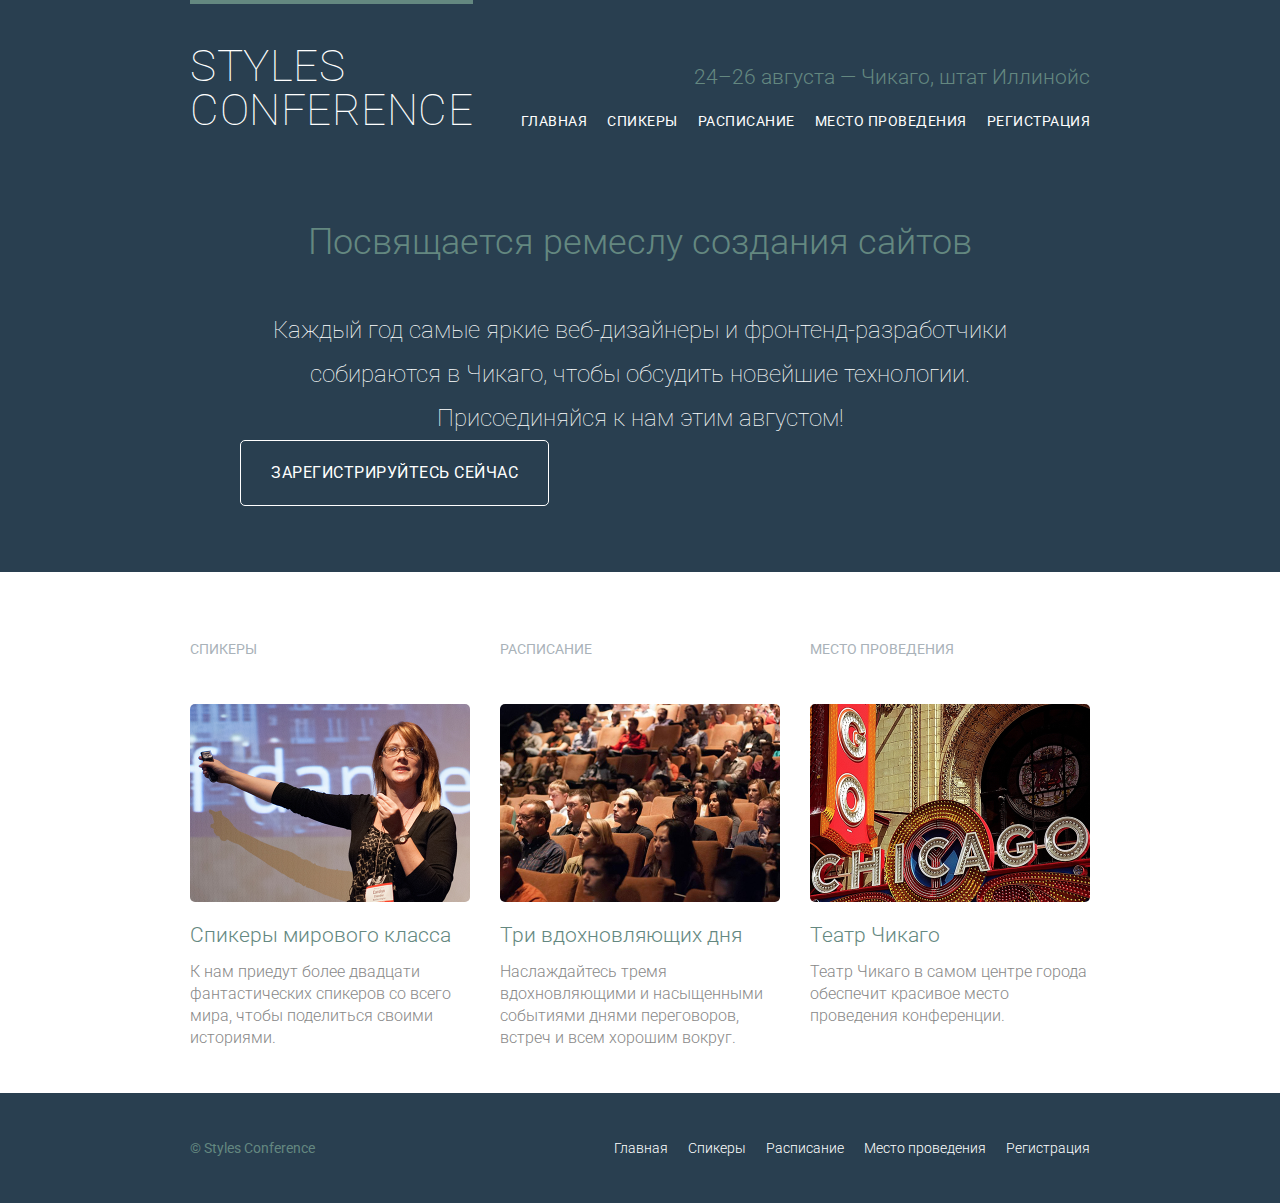
<file: index.html>
<!DOCTYPE html>
<html lang="ru">

<head>
  <meta charset="UTF-8">
  <meta name="viewport" content="width=device-width, initial-scale=1.0">
  <link rel="stylesheet" href="assets/stylesheet/style.css">
  <link rel="stylesheet" href="https://fonts.googleapis.com/css?family=Roboto:400,300,100&subset=cyrillic,latin">
  <title>Styles Conference</title>
</head>

<body>
  <header class="primary-header container group">
    <h1 class="logo">
      <a href="index.html">Styles <br>Conference</a>
    </h1>
    <h3 class="tagline">24&ndash;26 августа &mdash; Чикаго, штат Иллинойс</h3>
    <nav class="nav primary-nav">
      <ul>
        <li><a href="index.html">Главная</a></li><!--
        --><li><a href="speakers.html">Спикеры</a></li><!--
        --><li><a href="schedule.html">Расписание</a></li><!--
        --><li><a href="venue.html">Место проведения</a></li><!--
        --><li><a href="register.html">Регистрация</a></li>
      </ul>
    </nav>

  </header>

  <section class="hero container group">
    <h2>Посвящается ремеслу создания сайтов</h2>
    <p>Каждый год самые яркие веб-дизайнеры и фронтенд-разработчики собираются в Чикаго,
      чтобы обсудить новейшие технологии. Присоединяйся к нам этим августом!</p>
    <a class="btn btn-alt" href="register.html">Зарегистрируйтесь сейчас</a>
  </section>
  <section class="row">
    <div class="grid">
      <!--Спикеры-->
      <section class="teaser col-1-3">
        <h5>Спикеры</h5>
        <a href="speakers.html">
          <img src="assets/images/home/speakers.jpg" alt="Профессиональные спикеры">
          <h3>Спикеры мирового класса</h3>
        </a>
        <p>К нам приедут более двадцати фантастических спикеров со всего мира, чтобы поделиться своими историями.</p>
      </section><!--
      Расписание
    --><section class="teaser col-1-3">
        <h5>Расписание</h5>
        <a href="schedule.html">
          <img src="assets/images/home/schedule.jpg">
          <h3>Три вдохновляющих дня</h3>
        </a>
        <p>Наслаждайтесь тремя вдохновляющими и насыщенными событиями днями переговоров, встреч и всем хорошим вокруг.
        </p>
      </section><!--   
    Место проведения
  --><section class="teaser col-1-3">
        <h5>Место проведения</h5>
        <a href="venue.html">
          <img src="assets/images/home/venue.jpg">
          <h3>Театр Чикаго</h3>
        </a>
        <p>Театр Чикаго в самом центре города обеспечит красивое место проведения конференции.</p>
      </section>
    </div>
  </section>

  <footer class="primary-footer container group">
    <small>&copy; Styles Conference</small>
    <nav class="nav">
      <ul>
        <li><a href="index.html">Главная</a></li><!--
        --><li><a href="speakers.html">Спикеры</a></li><!--
        --><li><a href="schedule.html">Расписание</a></li><!--
        --><li><a href="venue.html">Место проведения</a></li><!--
        --><li><a href="register.html">Регистрация</a></li>
      </ul>
    </nav>
  </footer>
  
</body>

</html>
</file>
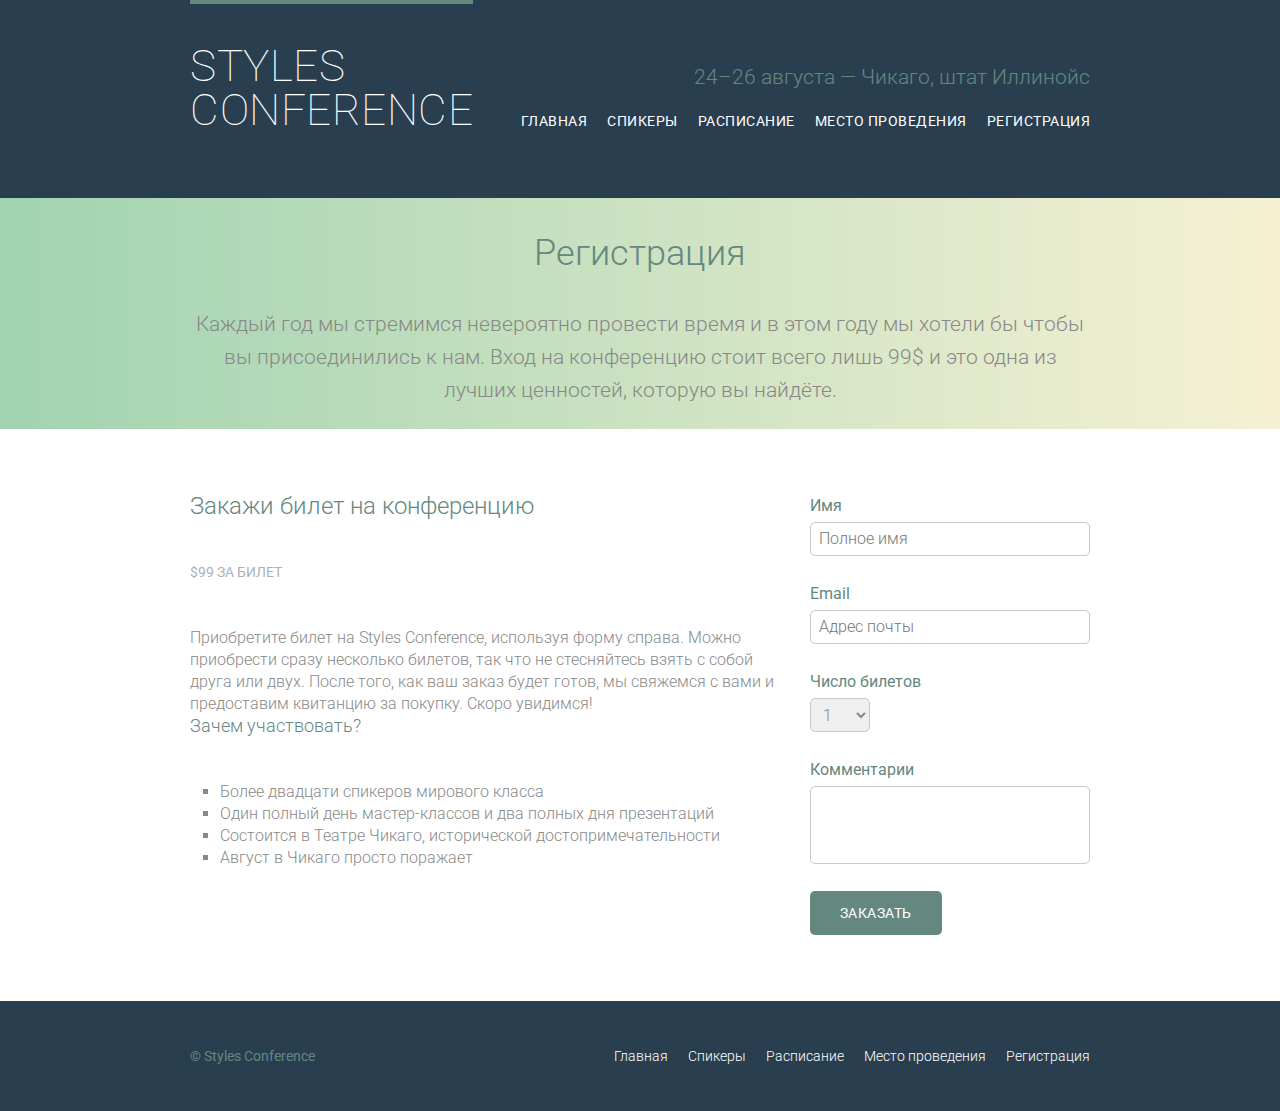
<file: register.html>
<!DOCTYPE html>
<html lang="ru">
<head>
  <meta charset="utf-8">
  <title>Styles Conference</title>
  <link rel="stylesheet" href="assets/stylesheet/style.css">
  <link rel="stylesheet" href="https://fonts.googleapis.com/css?family=Roboto:400,300,100&subset=cyrillic,latin">
</head>
<body>

  <header class="primary-header container group">
    <h1 class="logo">
      <a href="index.html">Styles <br>Conference</a>
    </h1>
    <h3 class="tagline">24&ndash;26 августа &mdash; Чикаго, штат Иллинойс</h3>
    <nav class="nav primary-nav">
  <ul>
    <li><a href="index.html">Главная</a></li><!--
    --><li><a href="speakers.html">Спикеры</a></li><!--
    --><li><a href="schedule.html">Расписание</a></li><!--
    --><li><a href="venue.html">Место проведения</a></li><!--
    --><li><a href="register.html">Регистрация</a></li>
  </ul>
</nav>
  
  </header>
  
  <section class="row-alt">
    <div class="lead container">
    <h1>Регистрация</h1>
    <p>
      Каждый год мы стремимся невероятно провести время и в этом году мы хотели бы чтобы вы присоединились к нам. Вход на конференцию стоит всего лишь 99$ и это одна из лучших ценностей, которую вы найдёте.
    </p>
  </div>
  </section>
  <section class="row">
  <div class="grid">

    <section class="col-2-3">
        <h2>Закажи билет на конференцию</h2>
        <h5>$99 за билет</h5>

        <p>Приобретите билет на Styles Conference, используя форму справа. 
        Можно приобрести сразу несколько билетов, так что не стесняйтесь взять 
        с собой друга или двух. После того, как ваш заказ будет готов, мы 
        свяжемся с вами и предоставим квитанцию за покупку. Скоро увидимся!</p>
 
        <h4>Зачем участвовать?</h4>
 
        <ul class="why-attend">
        <li>Более двадцати спикеров мирового класса</li>
        <li>Один полный день мастер-классов и два полных дня презентаций</li>
        <li>Состоится в Театре Чикаго, исторической достопримечательности</li>
        <li>Август в Чикаго просто поражает</li>
        </ul>
    </section><!--

    --><form class="col-1-3" action="#" method="post">

  <fieldset class="register-group">
 
    <label>
      Имя
      <input type="text" name="name" placeholder="Полное имя" required>
    </label>

    <label>
      Email
      <input type="email" name="email" placeholder="Адрес почты" required>
    </label>

    <label>
      Число билетов
      <select name="quantity" required>
        <option value="1" selected>1</option>
        <option value="2">2</option>
        <option value="3">3</option>
        <option value="4">4</option>
        <option value="5">5</option>
      </select>
    </label>

    <label>
      Комментарии
      <textarea name="comments"></textarea>
    </label>

  </fieldset>
 
  <input class="btn btn-default" type="submit" name="submit" value="Заказать">
 
</form>

  </div>
</section>
  
<footer class="primary-footer container group">
  <small>&copy; Styles Conference</small>
  <nav class="nav">
    <ul>
      <li><a href="index.html">Главная</a></li><!--
      --><li><a href="speakers.html">Спикеры</a></li><!--
      --><li><a href="schedule.html">Расписание</a></li><!--
      --><li><a href="venue.html">Место проведения</a></li><!--
      --><li><a href="register.html">Регистрация</a></li>
    </ul>
  </nav>
</footer>
	 
</body>
</html>
</file>
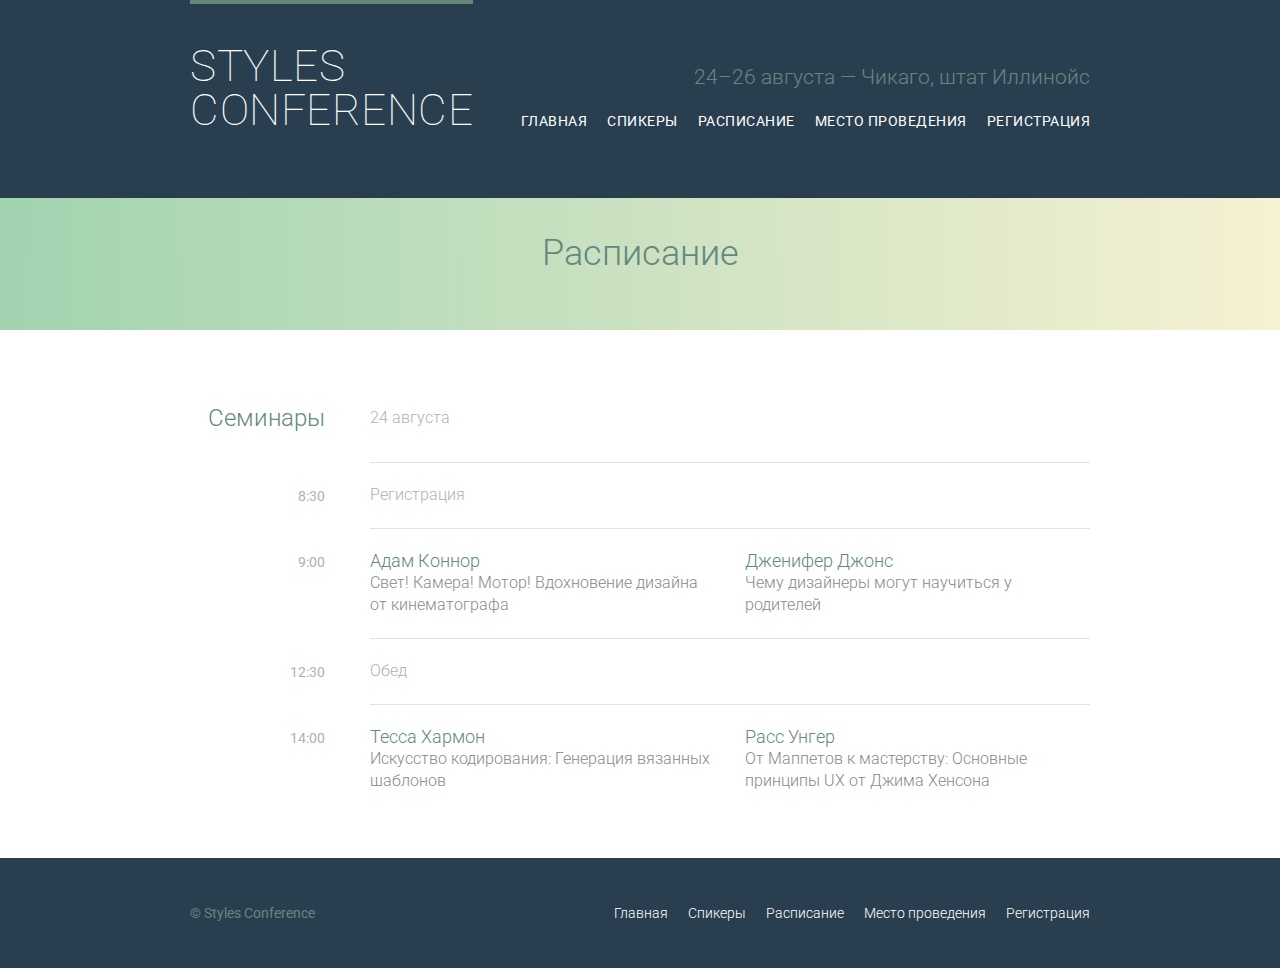
<file: schedule.html>
<!DOCTYPE html>
<html lang="ru">
<head>
  <meta charset="utf-8">
  <title>Styles Conference</title>
  <link rel="stylesheet" href="assets/stylesheet/style.css">
  <link rel="stylesheet" href="https://fonts.googleapis.com/css?family=Roboto:400,300,100&subset=cyrillic,latin">
</head>
<body>

  <header class="primary-header container group">
    <h1 class="logo">
      <a href="index.html">Styles <br>Conference</a>
    </h1>
    <h3 class="tagline">24&ndash;26 августа &mdash; Чикаго, штат Иллинойс</h3>
    <nav class="nav primary-nav">
  <ul>
    <li><a href="index.html">Главная</a></li><!--
    --><li><a href="speakers.html">Спикеры</a></li><!--
    --><li><a href="schedule.html">Расписание</a></li><!--
    --><li><a href="venue.html">Место проведения</a></li><!--
    --><li><a href="register.html">Регистрация</a></li>
  </ul>
</nav>
  
  </header>
  <section class="row-alt">
  <div class="lead container">
    <h1>Расписание</h1>
  </div>
  </section>
  <section class="row">
  <div class="container">

 <table>
  <thead>
    <tr>
      <th scope="row">
        Семинары
      </th>
      <td class="schedule-offset" colspan="2">
        24 августа
      </td>
    </tr>
  </thead>
  <tbody>
    <tr>
      <th scope="row">
        <time datetime="08:30:00">8:30</time>
      </th>
      <td class="schedule-offset" colspan="2">
        Регистрация
      </td>
    </tr>
    <tr>
      <th scope="row">
        <time datetime="09:00:00">9:00</time>
      </th>
      <td>
        <a href="speakers.html#adam-connor">
          <h4>Адам Коннор</h4>
          Свет! Камера! Мотор! Вдохновение дизайна от кинематографа
        </a>
      </td>
      <td>
        <a href="speakers.html#jennifer-jones">
          <h4>Дженифер Джонс</h4>
          Чему дизайнеры могут научиться у родителей
        </a>
      </td>
    </tr>
    <tr>
      <th scope="row">
        <time datetime="12:30:00">12:30</time>
      </th>
      <td class="schedule-offset" colspan="2">
        Обед
      </td>
    </tr>
    <tr>
      <th scope="row">
        <time datetime="14:00:00">14:00</time>
      </th>
      <td>
        <a href="speakers.html#tessa-harmon">
          <h4>Тесса Хармон</h4>
          Искусство кодирования: Генерация вязанных шаблонов
        </a>
      </td>
      <td>
        <a href="speakers.html#russ-unger">
          <h4>Расс Унгер</h4>
          От Маппетов к мастерству: Основные принципы UX от Джима Хенсона
        </a>
      </td>
    </tr>
  </tbody>
</table>
  
  </div>
</section>
  
<footer class="primary-footer container group">
  <small>&copy; Styles Conference</small>
  <nav class="nav">
    <ul>
      <li><a href="index.html">Главная</a></li><!--
      --><li><a href="speakers.html">Спикеры</a></li><!--
      --><li><a href="schedule.html">Расписание</a></li><!--
      --><li><a href="venue.html">Место проведения</a></li><!--
      --><li><a href="register.html">Регистрация</a></li>
    </ul>
  </nav>
</footer>
	 
</body>
</html>
</file>
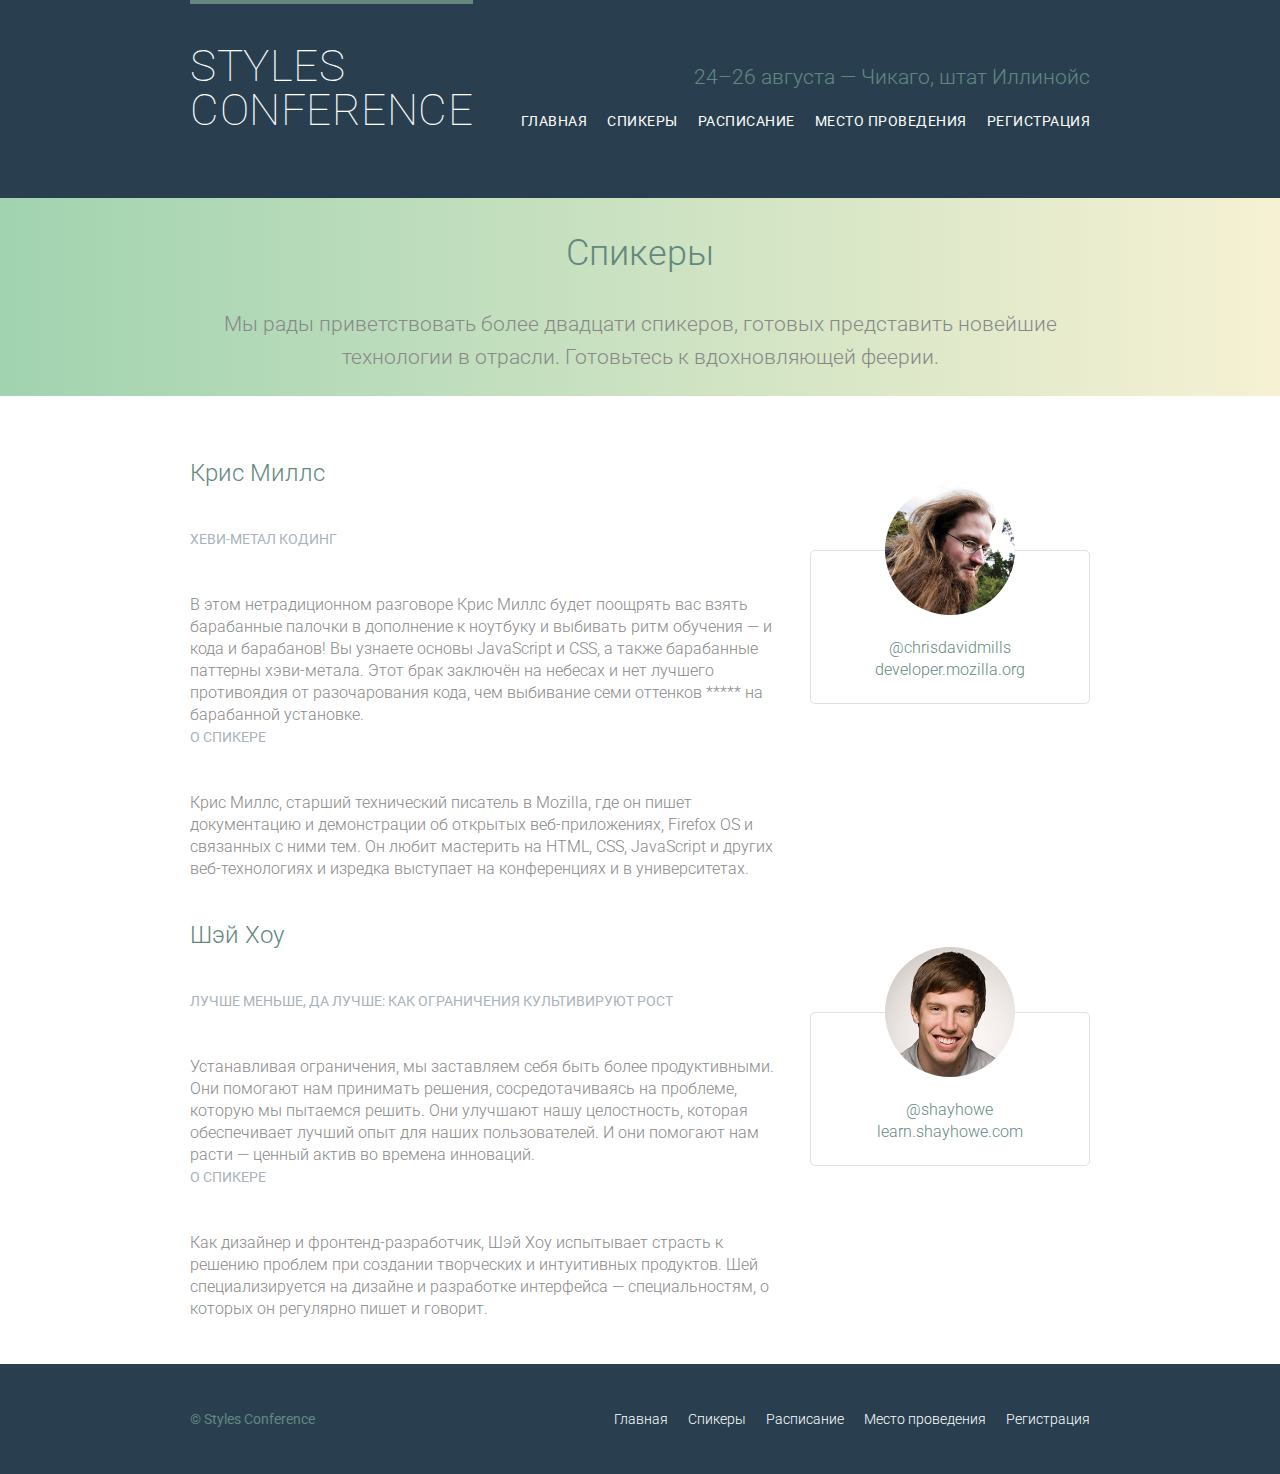
<file: speakers.html>
<!DOCTYPE html>
<html lang="ru">
<head>
  <meta charset="utf-8">
  <title>Styles Conference</title>
  <link rel="stylesheet" href="assets/stylesheet/style.css">
  <link rel="stylesheet" href="https://fonts.googleapis.com/css?family=Roboto:400,300,100&subset=cyrillic,latin">
</head>
<body>

  <header class="primary-header container group">
    <h1 class="logo">
      <a href="index.html">Styles <br>Conference</a>
    </h1>
    <h3 class="tagline">24&ndash;26 августа &mdash; Чикаго, штат Иллинойс</h3>
    <nav class="nav primary-nav">
  <ul>
    <li><a href="index.html">Главная</a></li><!--
    --><li><a href="speakers.html">Спикеры</a></li><!--
    --><li><a href="schedule.html">Расписание</a></li><!--
    --><li><a href="venue.html">Место проведения</a></li><!--
    --><li><a href="register.html">Регистрация</a></li>
  </ul>
</nav>
  
  </header>
  <section class="row-alt">
    <div class="lead container">
      <h1>Спикеры</h1>
      <p>Мы рады приветствовать более двадцати спикеров, готовых представить 
    новейшие технологии в отрасли. Готовьтесь к вдохновляющей феерии.</p>
    </div>
  </section>
  <section class="row">
    <div class="grid">
      <section class="speaker" id="chris-mills">
      
      <div class="col-2-3">
        <h2>Крис Миллс</h2>
        <h5>ХЕВИ-МЕТАЛ КОДИНГ</h5>
        <p>В этом нетрадиционном разговоре Крис Миллс будет поощрять вас взять барабанные палочки в дополнение к ноутбуку и выбивать ритм обучения — и кода и барабанов! Вы узнаете основы JavaScript и CSS, а также барабанные паттерны хэви-метала. Этот брак заключён на небесах и нет лучшего противоядия от разочарования кода, чем выбивание семи оттенков ***** на барабанной установке.</p>
        <h5>О спикере</h5>
        <p>Крис Миллс, старший технический писатель в Mozilla, где он пишет документацию и демонстрации об открытых веб-приложениях, Firefox OS и связанных с ними тем. Он любит мастерить на HTML, CSS, JavaScript и других веб-технологиях и изредка выступает на конференциях и в университетах.</p>

      </div><!--

      --><aside class="col-1-3">
          <div class="speaker-info">
            <img src="assets/images/speakers/chris-mills.jpg" alt="Крис Миллс">
        <ul>
          <li><a href="https://twitter.com/chrisdavidmills">@chrisdavidmills</a></li>
          <li><a href="https://developer.mozilla.org/ru/">developer.mozilla.org</a></li>
        </ul>
      </div>
      </aside>

    </section>
      <section id="shay-howe">
      <div class="col-2-3">
          <h2>Шэй Хоу</h2>
          <h5>Лучше меньше, да лучше: как ограничения культивируют рост</h5>
          <p>Устанавливая ограничения, мы заставляем себя быть более продуктивными. Они помогают нам принимать решения, сосредотачиваясь на проблеме, которую мы пытаемся решить. Они улучшают нашу целостность, которая обеспечивает лучший опыт для наших пользователей. И они помогают нам расти — ценный актив во времена инноваций.</p>
          <h5>О спикере</h5>
          <p>Как дизайнер и фронтенд-разработчик, Шэй Хоу испытывает страсть к решению проблем при создании творческих и интуитивных продуктов. Шей специализируется на дизайне и разработке интерфейса — специальностям, о которых он регулярно пишет и говорит.</p>
      </div><!--

  --><aside class="col-1-3">
      <div class="speaker-info">
        <img src="assets/images/speakers/shay-howe.jpg" alt="Шэй Хоу">
      <ul>
        <li><a href="https://twitter.com/shayhowe">@shayhowe</a></li>
        <li><a href="http://learn.shayhowe.com/">learn.shayhowe.com</a></li>
      </ul>
    </div>
      </aside>
    </div>
  </section>
    
  </section>
  
  <footer class="primary-footer container group">
    <small>&copy; Styles Conference</small>
    <nav class="nav">
      <ul>
        <li><a href="index.html">Главная</a></li><!--
        --><li><a href="speakers.html">Спикеры</a></li><!--
        --><li><a href="schedule.html">Расписание</a></li><!--
        --><li><a href="venue.html">Место проведения</a></li><!--
        --><li><a href="register.html">Регистрация</a></li>
      </ul>
    </nav>
  </footer>
	 
</body>
</html>
</file>
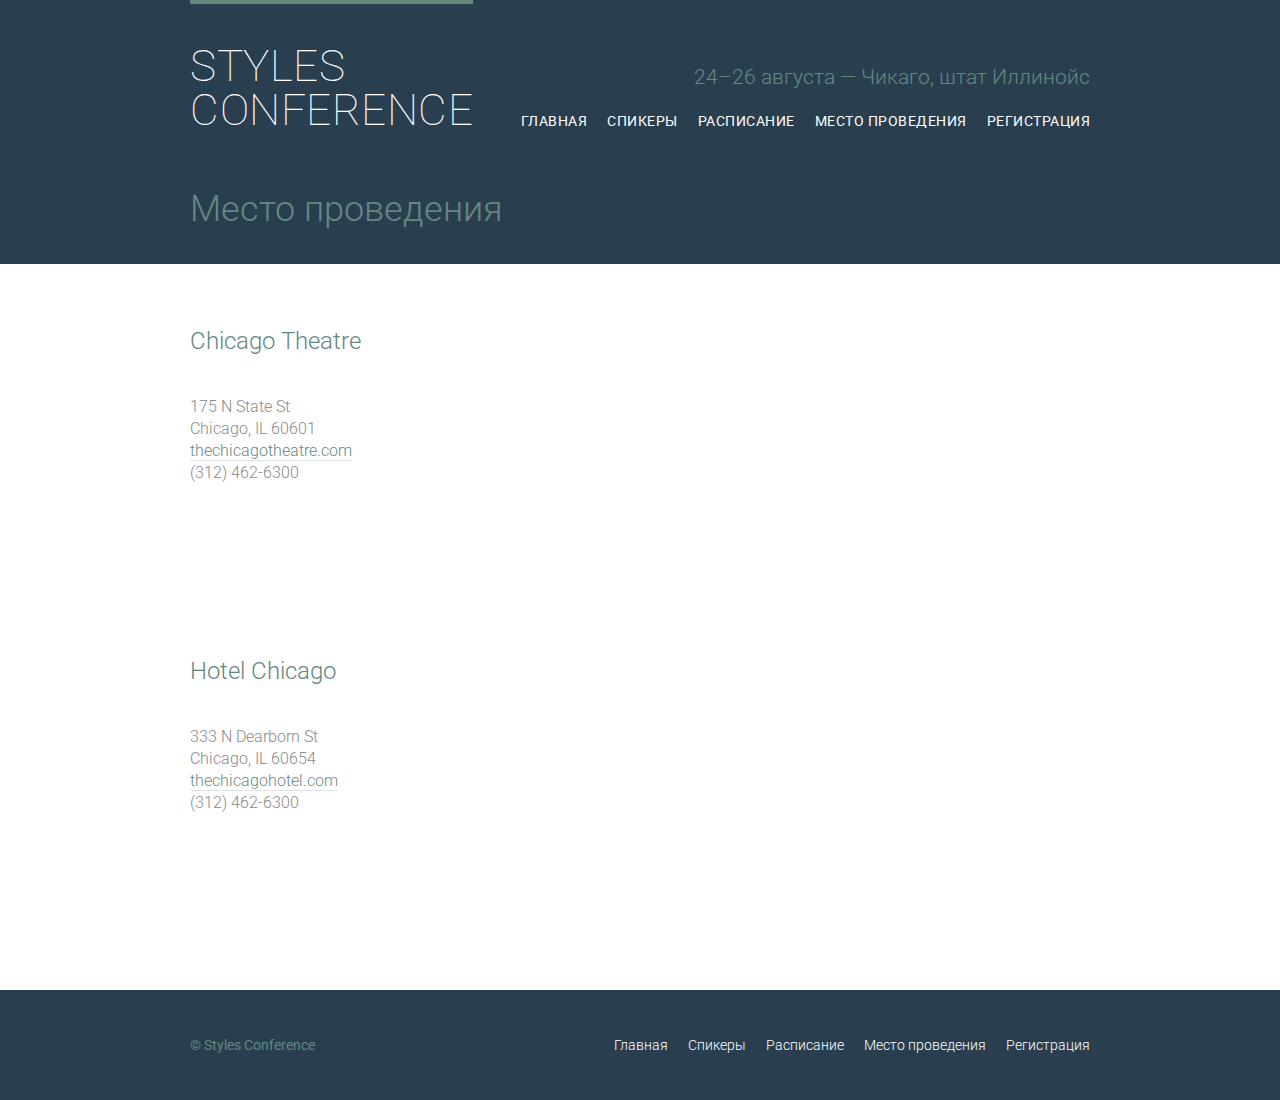
<file: venue.html>
<!DOCTYPE html>
<html lang="ru">
<head>
  <meta charset="utf-8">
  <title>Styles Conference</title>
  <link rel="stylesheet" href="assets/stylesheet/style.css">
  <link rel="stylesheet" href="https://fonts.googleapis.com/css?family=Roboto:400,300,100&subset=cyrillic,latin">
</head>
<body>

  <header class="primary-header container group">
    <h1 class="logo">
      <a href="index.html">Styles <br>Conference</a>
    </h1>
    <h3 class="tagline">24&ndash;26 августа &mdash; Чикаго, штат Иллинойс</h3>
    <nav class="nav primary-nav">
  <ul>
    <li><a href="index.html">Главная</a></li><!--
    --><li><a href="speakers.html">Спикеры</a></li><!--
    --><li><a href="schedule.html">Расписание</a></li><!--
    --><li><a href="venue.html">Место проведения</a></li><!--
    --><li><a href="register.html">Регистрация</a></li>
  </ul>
</nav>
  
  </header>
  
  <section class="container">
    <h1>Место проведения</h1>
  </section>
<section class="row">
  <div class="grid">

    <section class="venue-theatre">
      
      <div class="col-1-3">
        <h2>Chicago Theatre</h2>
    <p>175 N State St <br> Chicago, IL 60601</p>
    <p><a href="http://www.thechicagotheatre.com/">thechicagotheatre.com</a> <br> (312) 462-6300</p>
      </div><!--
      --><iframe class="venue-map col-2-3" src="https://www.google.com/maps/embed?pb=!1m18!1m12!1m3!1d9319.651270460368!2d30.978672885931697!3d54.28440129106504!2m3!1f0!2f0!3f0!3m2!1i1024!2i768!4f13.1!3m3!1m2!1s0x46d02abe74f121c7%3A0x85e2607e64fac619!2z0JXQstGA0L7QvtC_0YIgTWFya2V0!5e0!3m2!1sru!2sby!4v1633531540720!5m2!1sru!2sby" style="border:0;" allowfullscreen="" loading="lazy"></iframe>
  
    </section>
  
    <section class="venue-hotel">

      <div class="col-1-3">
        <h2>Hotel Chicago</h2>
    <p>333 N Dearborn St <br> Chicago, IL 60654</p>
    <p><a href="http://www.thechicagotheatre.com/">thechicagohotel.com</a> <br> (312) 462-6300</p>
      </div><!--
      --><iframe class="venue-map col-2-3" src="https://www.google.com/maps/embed?pb=!1m18!1m12!1m3!1d3341.558963127152!2d28.679922633967436!3d55.2035903676437!2m3!1f0!2f0!3f0!3m2!1i1024!2i768!4f13.1!3m3!1m2!1s0x46c4c708a45b7a51%3A0xc25cdf87a8a460b1!2z0JrRgNCw0LzQsCBpINC60LDQstGP0YDQvdGPICLQoNC-0LTQvdGLINC60YPRgiI!5e0!3m2!1sru!2sby!4v1633531837099!5m2!1sru!2sby" style="border:0;" allowfullscreen="" loading="lazy"></iframe>
  
    </section>

  </div>
</section>
  
<footer class="primary-footer container group">
  <small>&copy; Styles Conference</small>
  <nav class="nav">
    <ul>
      <li><a href="index.html">Главная</a></li><!--
      --><li><a href="speakers.html">Спикеры</a></li><!--
      --><li><a href="schedule.html">Расписание</a></li><!--
      --><li><a href="venue.html">Место проведения</a></li><!--
      --><li><a href="register.html">Регистрация</a></li>
    </ul>
  </nav>
</footer>
	 
</body>
</html>
</file>
<file: assets/stylesheet/style.css>
/* http://meyerweb.com/eric/tools/css/reset/ 2. v2.0 | 20110126
  License: none (public domain)
*/
html, body, div, span, applet, object, iframe,
h1, h2, h3, h4, h5, h6, p, blockquote, pre,
a, abbr, acronym, address, big, cite, code,
del, dfn, em, img, ins, kbd, q, s, samp,
small, strike, strong, sub, sup, tt, var,
b, u, i, center,
dl, dt, dd, ol, ul, li,
fieldset, form, label, legend,
table, caption, tbody, tfoot, thead, tr, th, td,
article, aside, canvas, details, embed,
figure, figcaption, footer, header, hgroup,
menu, nav, output, ruby, section, summary,
time, mark, audio, video {
  margin: 0;
  padding: 0;
  border: 0;
  font-size: 100%;
  font: inherit;
  vertical-align: baseline;
}
/* HTML5 display-role reset for older browsers */
article, aside, details, figcaption, figure,
footer, header, hgroup, menu, nav, section {
  display: block;
}
body {
  line-height: 1;
}
ol, ul {
  list-style: none;
}
blockquote, q {
  quotes: none;
}
blockquote:before, blockquote:after,
q:before, q:after {
  content: '';
  content: none;
}
table {
  border-collapse: collapse;
  border-spacing: 0;
}

/*=========================*/
.col-1-3 {
  width: 33.33%;
}
.col-2-3 {
  width: 66.66%;
}
.col-1-3,
.col-2-3 {
  display: inline-block;
  vertical-align: top;
}

.grid,
.col-1-3,
.col-2-3 {
  padding-left: 15px;
  padding-right: 15px;
}
.container,
.grid {
  margin: 0 auto;
  width: 960px;
}
.container {
  padding-left: 30px;
  padding-right: 30px;
}

/*=====================
		Сетка
======================
*/


*{
	margin: 0;
	padding: 0;
}
*,
*:before,
*:after {
  -webkit-box-sizing: border-box;
  -moz-box-sizing: border-box;
  box-sizing: border-box;
}



/*
  ========================================
  Clearfix
  ========================================
*/
.group::before,
.group::after {
  content: "";
  display: table; 
}
.group::after {
  clear: both;
}
.group {
  clear: both;
  *zoom: 1;
}

/*
  ========================================
  Полосы
  ========================================
*/

.row {
  background: #fff;
  
  padding: 66px 0 44px 0;
}
.row,
.row-alt {
  min-width: 960px;
}
.row-alt {
  background: #cbe2c1;
  background: -webkit-linear-gradient(to right, #a1d3b0, #f6f1d3);
  background: -moz-linear-gradient(to right, #a1d3b0, #f6f1d3);
  background: linear-gradient(to right, #a1d3b0, #f6f1d3);
  padding: 44px 0 22px 0;
}

/*
  ========================================
  Типографика
  ========================================
*/

h1, h2, h3, h4 {
  color: #648880;
}
h1 {
  font-size: 36px;
  margin-bottom: 44px;
}
h2 {
  font-size: 24px;
  margin-bottom: 44px;
}
h3 {
  font-size: 21px;
  margin-bottom: 15px;
}
h4 {
  font-size: 18px;
  margin-bottom: 44px;
}
h5 {
  color: #a9b2b9;
  font-size: 14px;
  font-weight: 400;
  text-transform: uppercase;
  margin-bottom: 44px;
}
strong {
  font-weight: 400;
}
cite, em {
  font-style: italic;
}

/*
  ========================================
  Вступление
  ========================================
*/

.lead {
  text-align: center;
}
.lead p {
  font-size: 21px;
  line-height: 33px;
}

/*
  ========================================
  Ссылки
  ========================================
*/

a {
  color: #648880;
  text-decoration: none;
}
a:hover {
  color: #a9b2b9;
}
p a {
  border-bottom: 1px solid #dfe2e5;
}




/*
  ========================================
  Кнопки
  ========================================
*/

.btn {
  border-radius: 5px;
  color: #fff;
  cursor: pointer;
  display: inline-block;
  font-weight: 400;
  letter-spacing: .5px;
  margin: 0;
  text-transform: uppercase;
}

.btn-alt {
	border: 1px solid #dfe2e5;
	padding: 10px 30px;
  float: left;
}
.btn-alt {
  border: 1px solid #fff;
  padding: 10px 30px;
}
.btn-alt:hover {
  background: #fff;
  color: #648880;
}
/*
  ========================================
  Пользовательские стили
  ========================================
*/
body {
  background: #293f50;
  color: #888;
  font: 300 16px/22px "Roboto","Open Sans", "Helvetica Neue", Helvetica, Arial, sans-serif;

}

/*
  ========================================
  Главная страница
  ========================================
*/
.hero {
  color: #fff;
  line-height: 44px;
  padding: 22px 80px 66px 80px;
  text-align: center;
}
.hero h2 {
  font-size: 36px;
}
.teaser a:hover h3 {
  color: #a9b2b9;
}
.teaser img {
  border-radius: 5px;
  display: block;
  margin-bottom: 22px;
  max-width: 100%
}
.hero p {
  font-size: 24px;
  font-weight: 100;
}
/*
  ========================================
  Основной заголовок
  ========================================
*/

.logo {
  border-top: 4px solid #648880;
  float: left;
  font-size: 44px;
  font-weight: 100;
  letter-spacing: .5px;
  line-height: 44px;
  padding: 40px 0 22px 0;
  text-transform: uppercase;
}
.tagline {
  margin: 66px 0 22px 0;
  text-align: right;
}
/*
  ========================================
  NAV
  ========================================
*/
.nav {
  text-align: right;
}
.nav li {
  display: inline-block;
  margin: 0 10px;
  vertical-align: top;
}
.nav li:last-child {
  margin-right: 0;
}

.primary-nav {
  font-size: 14px;
  font-weight: 400;
  letter-spacing: .5px;
  text-transform: uppercase;
}
/*
  ========================================
  Основной подвал
  ========================================
*/

.primary-footer {
  color: #648880;
  font-size: 14px;
  padding-bottom: 44px;
  padding-top: 44px;
}
.primary-footer small {
  float: left;
  font-weight: 400;
}
.primary-header a,
.primary-footer a {
  color: #fff;
}
.primary-header a:hover,
.primary-footer a:hover {
  color: #648880;
}

/*
  ========================================
  Спикеры
  ========================================
*/
  
.speaker-info {
  border: 1px solid #dfe2e5;
  border-radius: 5px;
  margin-top: 88px;
  padding-bottom: 22px;
  text-align: center;
}
.speaker {
  margin-bottom: 44px;
}
.speaker-info img {
  border-radius: 50%;
  height: 130px;
  margin: -66px 0 22px 0;
  vertical-align: top;
}

/*
  ========================================
  Место проведения
  ========================================
*/

.venue-theatre {
  margin-bottom: 66px;
}
.venue-hotel {
  margin-bottom: 22px;
}
.venue-map {
  height: 264px;
}

/*
  ========================================
  Регистрация
  ========================================
*/

.why-attend {
  list-style: square;
  margin: 0 0 22px 30px;
}
form {
  margin-bottom: 22px;
}
input,
select,
textarea {
  font: 300 16px/22px "Roboto", "Open Sans", "Helvetica Neue", Helvetica, Arial, sans-serif;
}

.register-group label {
  color: #648880;
  cursor: pointer;
  font-weight: 400;
}
.register-group input,
.register-group select,
.register-group textarea {
  border: 1px solid #c6c9cc;
  border-radius: 5px;
  color: #888;
  display: block;
  margin: 5px 0 27px 0;
  padding: 5px 8px;
}
.register-group input,
.register-group textarea {
  width: 100%;
}
.register-group select {
  height: 34px;
  width: 60px;
}
.register-group textarea {
  height: 78px;
}
.btn-default {
  border: 0;
  background: #648880;
  padding: 11px 30px;
  font-size: 14px;
}
.btn-default:hover {
  background: #77a198;
}
textarea{
  resize: none;
}

/*
  ========================================
  Расписание
  ========================================
*/
  
table {
  margin-bottom: 44px;
  width: 100%;
}
table:last-child {
  margin-bottom: 0;
}
th,
td {
  padding-bottom: 22px;
  vertical-align: top;
}
th {
  padding-right: 45px;
  text-align: right;
  width: 20%;
}
td {
  width: 40%;
}
thead {
  line-height: 44px;
}
thead th {
  color: #648880;
  font-size: 24px;
}
tbody th {
  color: #a9b2b9;
  font-size: 14px;
  font-weight: 400;
  padding-top: 22px;
  text-transform: uppercase;
}
tbody td {
  border-top: 1px solid #dfe2e5;
  padding-top: 21px;
}
tbody td:first-of-type {
  padding-right: 15px;
}
tbody td:last-of-type {
  padding-left: 15px;
}
tbody td:only-of-type {
  padding-left: 0;
  padding-right: 0;
}
table a {
  color: #888;
}
table h4 {
  margin-bottom: 0;
}
.schedule-offset {
  color: #a9b2b9;
}
</file>
